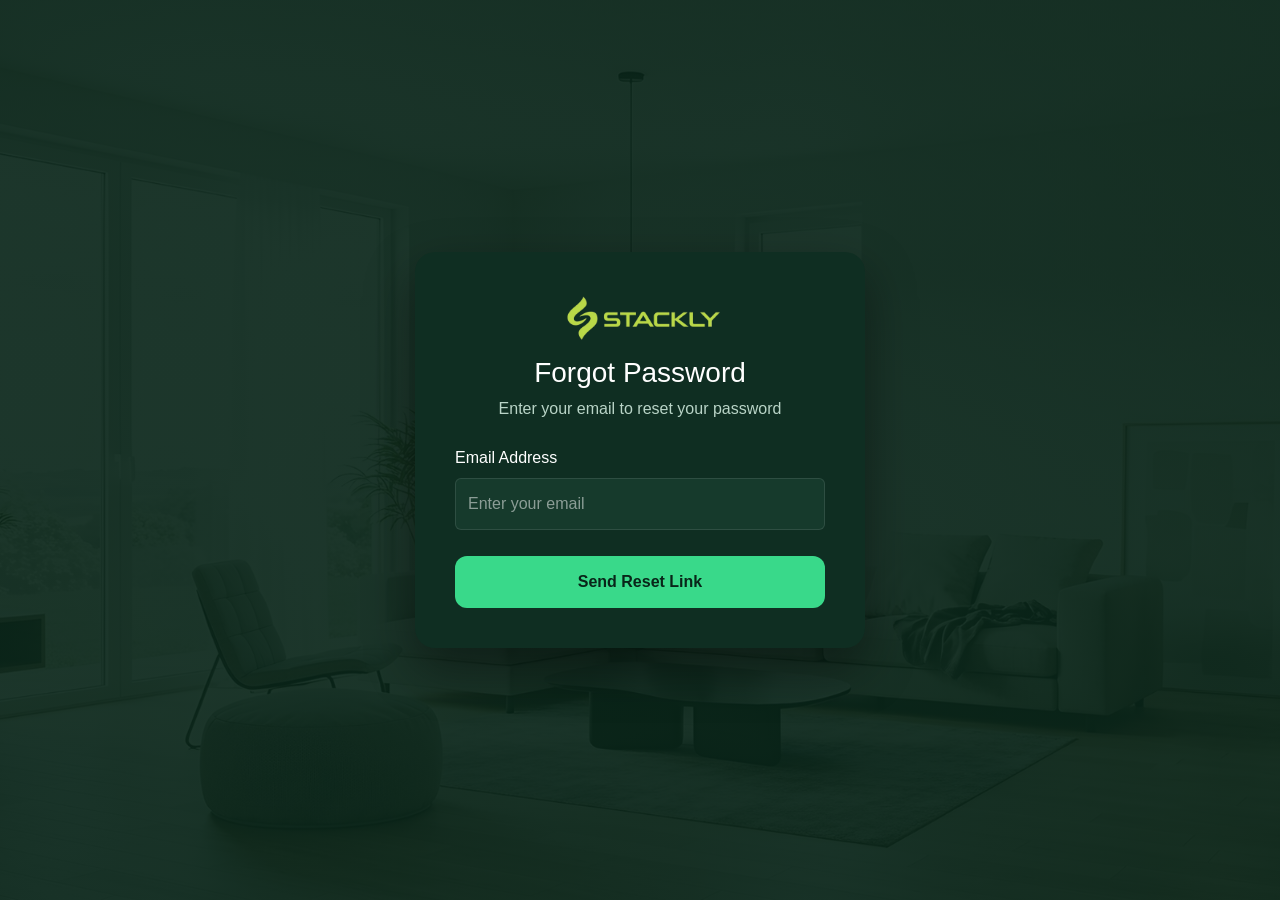
<file: forgot.html>
<!DOCTYPE html>
<html lang="en">
<head>
<meta charset="UTF-8">
<meta name="viewport" content="width=device-width, initial-scale=1.0">
<title>Forgot Password | Stackly</title>

<link href="https://cdn.jsdelivr.net/npm/bootstrap@5.3.3/dist/css/bootstrap.min.css" rel="stylesheet">

<style>
*{
    margin:0;
    padding:0;
    box-sizing:border-box;
}

body{
    min-height:100vh;
    display:flex;
    align-items:center;
    justify-content:center;
    background:linear-gradient(rgba(9,37,25,.92),rgba(9,37,25,.92)),
    url('images/slider/2.webp') center/cover no-repeat;
    font-family:Arial,sans-serif;
    padding:20px;
}

.forgot-card{
    width:100%;
    max-width:450px;
    background:#0f2e22;
    padding:40px;
    border-radius:20px;
    box-shadow:0 20px 50px rgba(0,0,0,.4);
}

.logo{
    text-align:center;
    margin-bottom:25px;
}

.logo img{
    width:170px;
}

.logo h3{
    color:#fff;
    margin-top:15px;
}

.logo p{
    color:#b9d4c7;
}

.form-control{
    height:52px;
    background:#163a2c;
    border:1px solid rgba(255,255,255,.1);
    color:#fff;
}

.form-control:focus{
    background:#163a2c;
    color:#fff;
    border-color:#39d98a;
    box-shadow:none;
}

.form-control::placeholder{
    color:rgba(255,255,255,.5);
}

label{
    color:#fff;
    margin-bottom:8px;
}

.btn-reset{
    width:100%;
    height:52px;
    border:none;
    border-radius:12px;
    background:#39d98a;
    color:#092519;
    font-weight:bold;
    margin-top:10px;
}

.btn-reset:hover{
    background:#56e39c;
}

.back-btn{
    display:inline-block;
    margin-bottom:20px;
    color:#8fd6b0;
    text-decoration:none;
}

.back-btn:hover{
    color:#39d98a;
}

@media(max-width:576px){
    .forgot-card{
        padding:25px;
    }

    .logo img{
        width:140px;
    }
}
</style>
</head>
<body>

<div class="forgot-card">

    

    <div class="logo">
        <img src="images/logo.webp" alt="Stackly Logo">
        <h3>Forgot Password</h3>
        <p>Enter your email to reset your password</p>
    </div>

    <form id="forgotForm">

        <div class="mb-3">
            <label>Email Address</label>
            <input
                type="email"
                class="form-control"
                placeholder="Enter your email"
                required>
        </div>

        <button type="submit" class="btn-reset">
            Send Reset Link
        </button>

    </form>

</div>

<script>
document.getElementById("forgotForm").addEventListener("submit", function(e){

    e.preventDefault();

    document.querySelector(".forgot-card").innerHTML = `
        <div style="text-align:center;padding:30px;">
            <h2 style="color:#39d98a;">✓ Reset Link Sent</h2>
            <p style="color:#fff;margin-top:10px;">
                Password reset instructions have been sent to your email.
            </p>
            <p style="color:#b9d4c7;">
                Redirecting to Login Page...
            </p>
        </div>
    `;

    setTimeout(function(){
        window.location.href = "login.html";
    }, 3000);

});
</script>

</body>
</html>
</file>
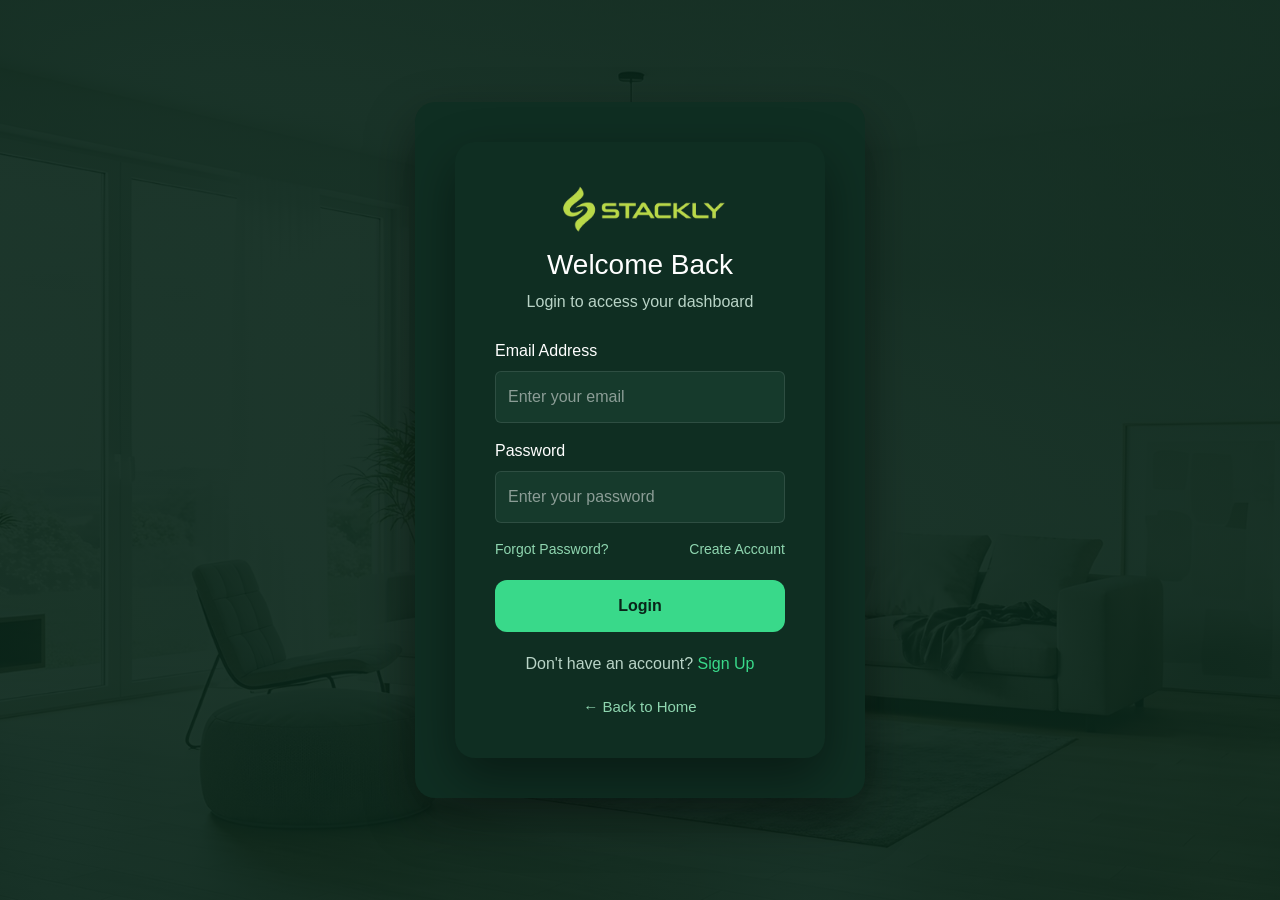
<file: login.html>
<!DOCTYPE html>
<html lang="en">
<head>
<meta charset="UTF-8">
<meta name="viewport" content="width=device-width, initial-scale=1.0">
<title>Stackly Login</title>

<link href="https://cdn.jsdelivr.net/npm/bootstrap@5.3.3/dist/css/bootstrap.min.css" rel="stylesheet">

<style>
*{
    margin:0;
    padding:0;
    box-sizing:border-box;
}

body{
    min-height:100vh;
    display:flex;
    align-items:center;
    justify-content:center;
    background:linear-gradient(rgba(9,37,25,.92),rgba(9,37,25,.92)),
    url('images/slider/2.webp') center/cover no-repeat;
    font-family:Arial,sans-serif;
}

.login-card{
    width:100%;
    max-width:450px;
    background:#0f2e22;
    padding:40px;
    border-radius:20px;
    box-shadow:0 20px 50px rgba(0,0,0,.4);
}

.logo{
    text-align:center;
    margin-bottom:25px;
}

.logo img{
    width:180px;
}

.logo h3{
    color:#fff;
    margin-top:15px;
}

.logo p{
    color:#b9d4c7;
}

.form-control{
    height:52px;
    background:#163a2c;
    border:1px solid rgba(255,255,255,.1);
    color:#fff;
}

.form-control:focus{
    background:#163a2c;
    color:#fff;
    border-color:#39d98a;
    box-shadow:none;
}

.form-control::placeholder{
    color:rgba(255,255,255,.5);
}

label{
    color:#fff;
    margin-bottom:8px;
}

.links{
    display:flex;
    justify-content:space-between;
    margin-bottom:20px;
}

.links a{
    color:#8fd6b0;
    text-decoration:none;
    font-size:14px;
}

.links a:hover{
    color:#39d98a;
}

.btn-login{
    width:100%;
    height:52px;
    border:none;
    border-radius:12px;
    background:#39d98a;
    color:#092519;
    font-weight:bold;
    font-size:16px;
    transition:.3s;
}

.btn-login:hover{
    background:#56e39c;
}

.signup-text{
    text-align:center;
    margin-top:20px;
    color:#b9d4c7;
}

.signup-text a{
    color:#39d98a;
    text-decoration:none;
}

@media(max-width:576px){

    body{
        padding:20px;
    }

    .login-card{
        padding:25px;
    }

    .logo img{
        width:150px;
    }
}
.back-btn{
    display:block;
    width:max-content;
    color:#8fd6b0;
    text-decoration:none;
    margin:20px auto 0;
    font-size:15px;
    transition:.3s;
    text-align:center;
}

.back-btn:hover{
    color:#39d98a;
    transform:translateX(-3px);
}
</style>
</head>
<body>
    <body>


<div class="login-card">

<div class="login-card">

    <div class="logo">
       <a href="index.html">
            <img src="images/logo.webp" alt="Stackly Logo">
        </a>
        <h3>Welcome Back</h3>
        <p>Login to access your dashboard</p>
    </div>

    <form id="loginForm">

        <div class="mb-3">
            <label>Email Address</label>
            <input
                type="email"
                id="email"
                class="form-control"
                placeholder="Enter your email"
                required>
        </div>

        <div class="mb-3">
            <label>Password</label>
            <input
                type="password"
                id="password"
                class="form-control"
                placeholder="Enter your password"
                required>
        </div>

        <div class="links">
            <a href="forgot.html">Forgot Password?</a>
            <a href="register.html">Create Account</a>
        </div>

        <button type="submit" class="btn-login">
            Login
        </button>

    </form>

    <div class="signup-text">
        Don't have an account?
        <a href="register.html">Sign Up</a>
    </div>
    <a href="index.html" class="back-btn">
    ← Back to Home
</a>

</div>

<script>
document.getElementById("loginForm").addEventListener("submit", function(e){

    e.preventDefault();

    let email = document.getElementById("email").value;

    localStorage.setItem("loggedInUser", email);

    window.location.href = "404.html";

});
</script>

</body>
</html>
</file>
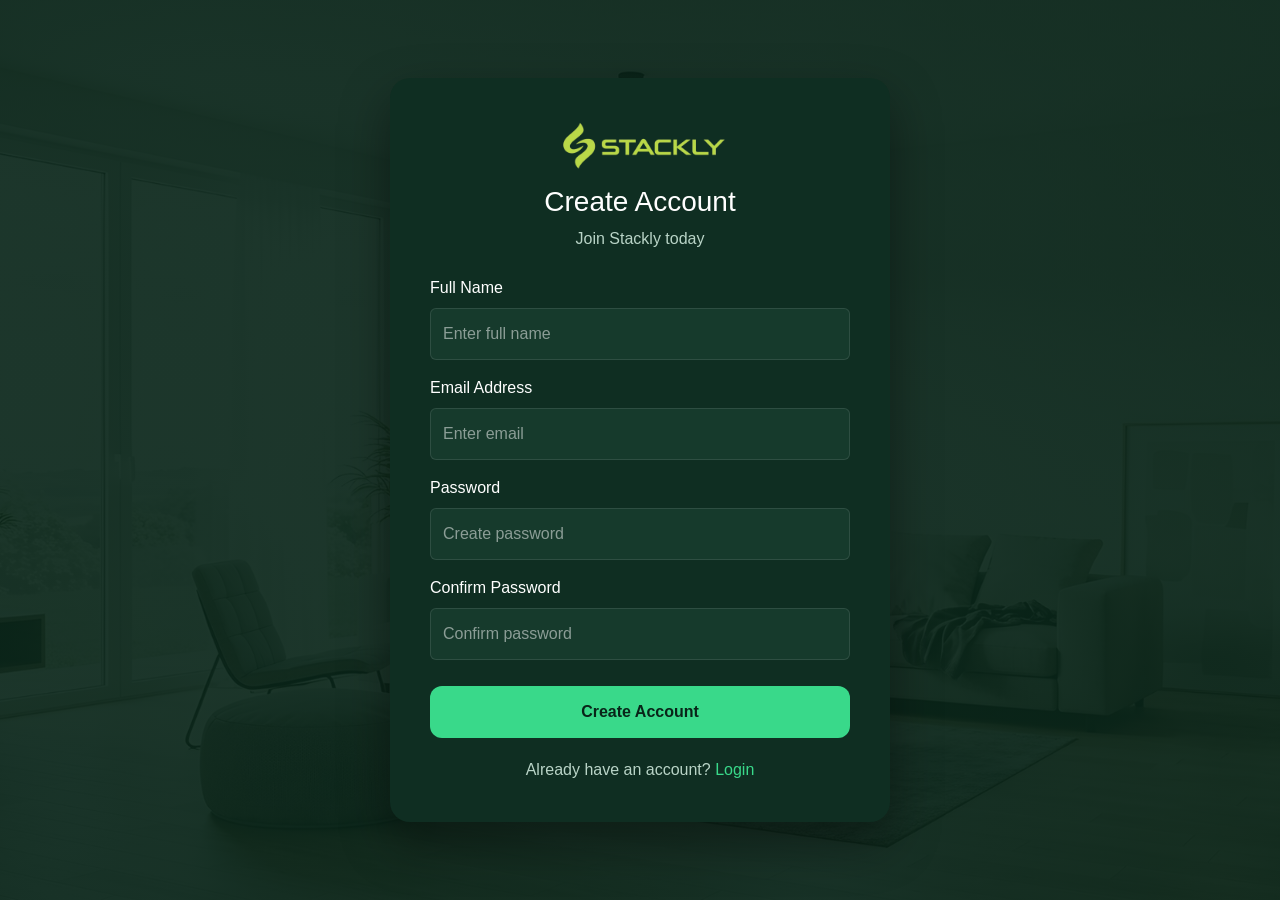
<file: register.html>
<!DOCTYPE html>
<html lang="en">
<head>
<meta charset="UTF-8">
<meta name="viewport" content="width=device-width, initial-scale=1.0">
<title>Stackly Sign Up</title>

<link href="https://cdn.jsdelivr.net/npm/bootstrap@5.3.3/dist/css/bootstrap.min.css" rel="stylesheet">

<style>
*{
    margin:0;
    padding:0;
    box-sizing:border-box;
}

body{
    min-height:100vh;
    display:flex;
    align-items:center;
    justify-content:center;
    background:linear-gradient(rgba(9,37,25,.92),rgba(9,37,25,.92)),
    url('images/slider/2.webp') center/cover no-repeat;
    font-family:Arial,sans-serif;
    padding:20px;
}

.signup-card{
    width:100%;
    max-width:500px;
    background:#0f2e22;
    padding:40px;
    border-radius:20px;
    box-shadow:0 20px 50px rgba(0,0,0,.4);
}

.back-btn{
    display:inline-block;
    margin-bottom:20px;
    color:#8fd6b0;
    text-decoration:none;
}

.back-btn:hover{
    color:#39d98a;
}

.logo{
    text-align:center;
    margin-bottom:25px;
}

.logo img{
    width:180px;
}

.logo h3{
    color:#fff;
    margin-top:15px;
}

.logo p{
    color:#b9d4c7;
}

.form-control{
    height:52px;
    background:#163a2c;
    border:1px solid rgba(255,255,255,.1);
    color:#fff;
}

.form-control:focus{
    background:#163a2c;
    color:#fff;
    border-color:#39d98a;
    box-shadow:none;
}

.form-control::placeholder{
    color:rgba(255,255,255,.5);
}

label{
    color:#fff;
    margin-bottom:8px;
}

.btn-signup{
    width:100%;
    height:52px;
    border:none;
    border-radius:12px;
    background:#39d98a;
    color:#092519;
    font-weight:bold;
    font-size:16px;
    margin-top:10px;
}

.btn-signup:hover{
    background:#56e39c;
}

.login-link{
    text-align:center;
    margin-top:20px;
    color:#b9d4c7;
}

.login-link a{
    color:#39d98a;
    text-decoration:none;
}

@media(max-width:576px){
    .signup-card{
        padding:25px;
    }

    .logo img{
        width:150px;
    }
}
</style>
</head>
<body>

<div class="signup-card">


    <div class="logo">
        <img src="images/logo.webp" alt="Stackly Logo">
        <h3>Create Account</h3>
        <p>Join Stackly today</p>
    </div>

    <form id="signupForm">

        <div class="mb-3">
            <label>Full Name</label>
            <input type="text"
                   class="form-control"
                   id="name"
                   placeholder="Enter full name"
                   required>
        </div>

        <div class="mb-3">
            <label>Email Address</label>
            <input type="email"
                   class="form-control"
                   id="email"
                   placeholder="Enter email"
                   required>
        </div>

        <div class="mb-3">
            <label>Password</label>
            <input type="password"
                   class="form-control"
                   id="password"
                   placeholder="Create password"
                   required>
        </div>

        <div class="mb-3">
            <label>Confirm Password</label>
            <input type="password"
                   class="form-control"
                   id="confirmPassword"
                   placeholder="Confirm password"
                   required>
        </div>

        <button type="submit" class="btn-signup">
            Create Account
        </button>

    </form>

    <div class="login-link">
        Already have an account?
        <a href="login.html">Login</a>
    </div>

</div>


<script>
document.getElementById("signupForm").addEventListener("submit", function(e){

    e.preventDefault();

    let password = document.getElementById("password").value;
    let confirmPassword = document.getElementById("confirmPassword").value;

    if(password !== confirmPassword){
        alert("Passwords do not match!");
        return;
    }

    document.querySelector(".signup-card").innerHTML = `
        <div style="text-align:center;padding:40px;">
            <h2 style="color:#39d98a;">✓ Account Created Successfully</h2>
            <p style="color:#fff;">Redirecting to Login Page...</p>
        </div>
    `;

    setTimeout(function(){
        window.location.href = "login.html";
    }, 3000);

});
</script>


</body>
</html>
</file>
